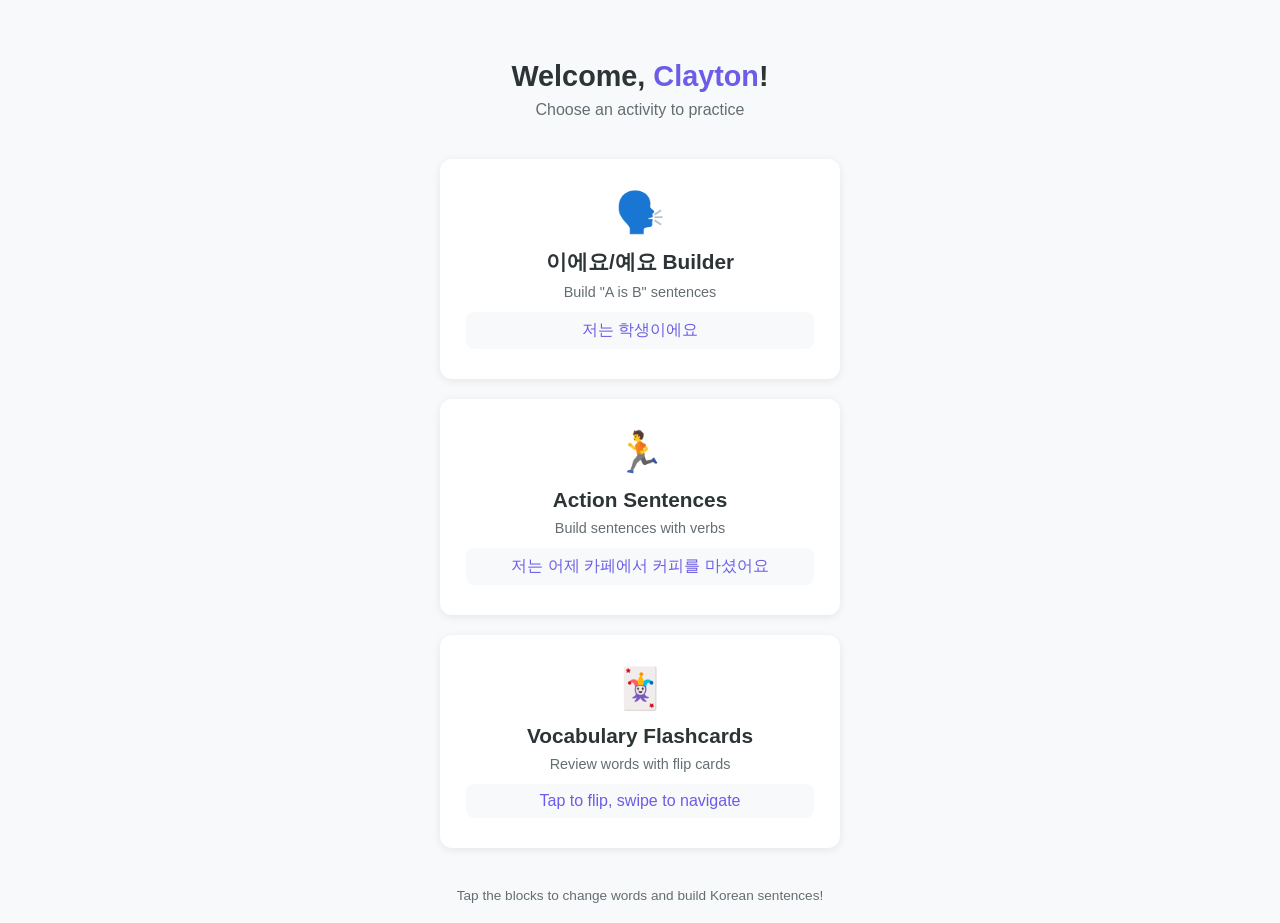
<file: index.html>
<!DOCTYPE html>
<html lang="en">
<head>
  <meta charset="UTF-8">
  <meta name="viewport" content="width=device-width, initial-scale=1.0">
  <title>Korean Practice — Clayton</title>
  <link rel="stylesheet" href="css/styles.css">
</head>
<body>
  <div class="container index-page">
    <header class="app-header">
      <h1>Welcome, <span class="student-name">Clayton</span>!</h1>
      <p class="subtitle">Choose an activity to practice</p>
    </header>

    <div class="pattern-cards">
      <a href="intro.html" class="pattern-card card-action">
        <span class="card-icon">🗣️</span>
        <h2>이에요/예요 Builder</h2>
        <p class="card-desc">Build "A is B" sentences</p>
        <p class="card-example">저는 학생이에요</p>
      </a>

      <a href="action.html" class="pattern-card card-describe">
        <span class="card-icon">🏃</span>
        <h2>Action Sentences</h2>
        <p class="card-desc">Build sentences with verbs</p>
        <p class="card-example">저는 어제 카페에서 커피를 마셨어요</p>
      </a>

      <a href="flashcards.html" class="pattern-card card-flashcard">
        <span class="card-icon">🃏</span>
        <h2>Vocabulary Flashcards</h2>
        <p class="card-desc">Review words with flip cards</p>
        <p class="card-example">Tap to flip, swipe to navigate</p>
      </a>
    </div>

    <footer class="app-footer">
      <p>Tap the blocks to change words and build Korean sentences!</p>
    </footer>
  </div>
  <script src="js/common.js"></script>
</body>
</html>
</file>
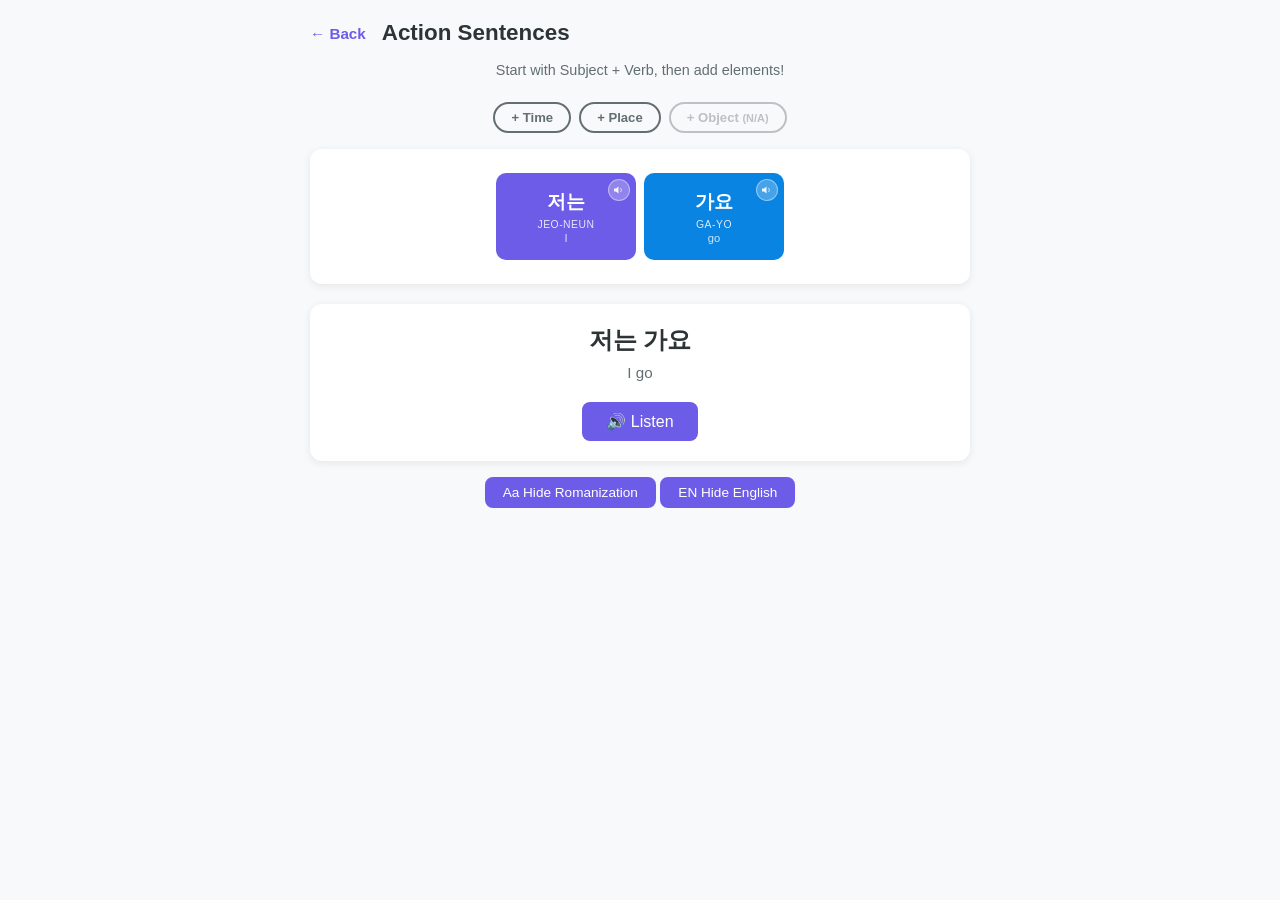
<file: action.html>
<!DOCTYPE html>
<html lang="en">
<head>
  <meta charset="UTF-8">
  <meta name="viewport" content="width=device-width, initial-scale=1.0">
  <title>Action Sentences — Clayton</title>
  <link rel="stylesheet" href="css/styles.css">
</head>
<body>
  <div class="container builder-page">
    <header class="page-header">
      <a href="index.html" class="back-btn">&larr; Back</a>
      <h1>Action Sentences</h1>
    </header>

    <p class="instruction">Start with Subject + Verb, then add elements!</p>

    <div class="element-toggles">
      <button class="element-toggle" data-element="time">+ Time</button>
      <button class="element-toggle" data-element="place">+ Place</button>
      <button class="element-toggle" data-element="object">+ Object</button>
    </div>

    <div class="sentence-area" id="sentence-area">
      <div class="block-row">
        <div class="block" id="block-subject" data-slot="subject">
          <span class="block-kr"></span>
          <span class="block-rom"></span>
          <span class="block-en"></span>
        </div>
        <div class="block hidden" id="block-time" data-slot="time">
          <span class="block-kr"></span>
          <span class="block-rom"></span>
          <span class="block-en"></span>
        </div>
        <div class="block hidden" id="block-place" data-slot="place">
          <span class="block-kr"></span>
          <span class="block-rom"></span>
          <span class="block-en"></span>
        </div>
        <div class="block hidden" id="block-object" data-slot="object">
          <span class="block-kr"></span>
          <span class="block-rom"></span>
          <span class="block-en"></span>
        </div>
        <div class="block" id="block-verb" data-slot="verb">
          <span class="block-kr"></span>
          <span class="block-rom"></span>
          <span class="block-en"></span>
        </div>
      </div>
    </div>

    <div class="result-area">
      <div class="full-sentence" id="full-sentence"></div>
      <div class="translation" id="translation"></div>
      <button class="tts-btn-large" id="speak-btn" title="Listen to sentence">🔊 Listen</button>
    </div>

    <div class="rom-toggle">
      <button class="btn-rom active" id="toggle-rom">Aa Hide Romanization</button>
      <button class="btn-rom active" id="toggle-en">EN Hide English</button>
    </div>
  </div>

  <script src="js/common.js"></script>
  <script src="js/action-builder.js"></script>
</body>
</html>
</file>
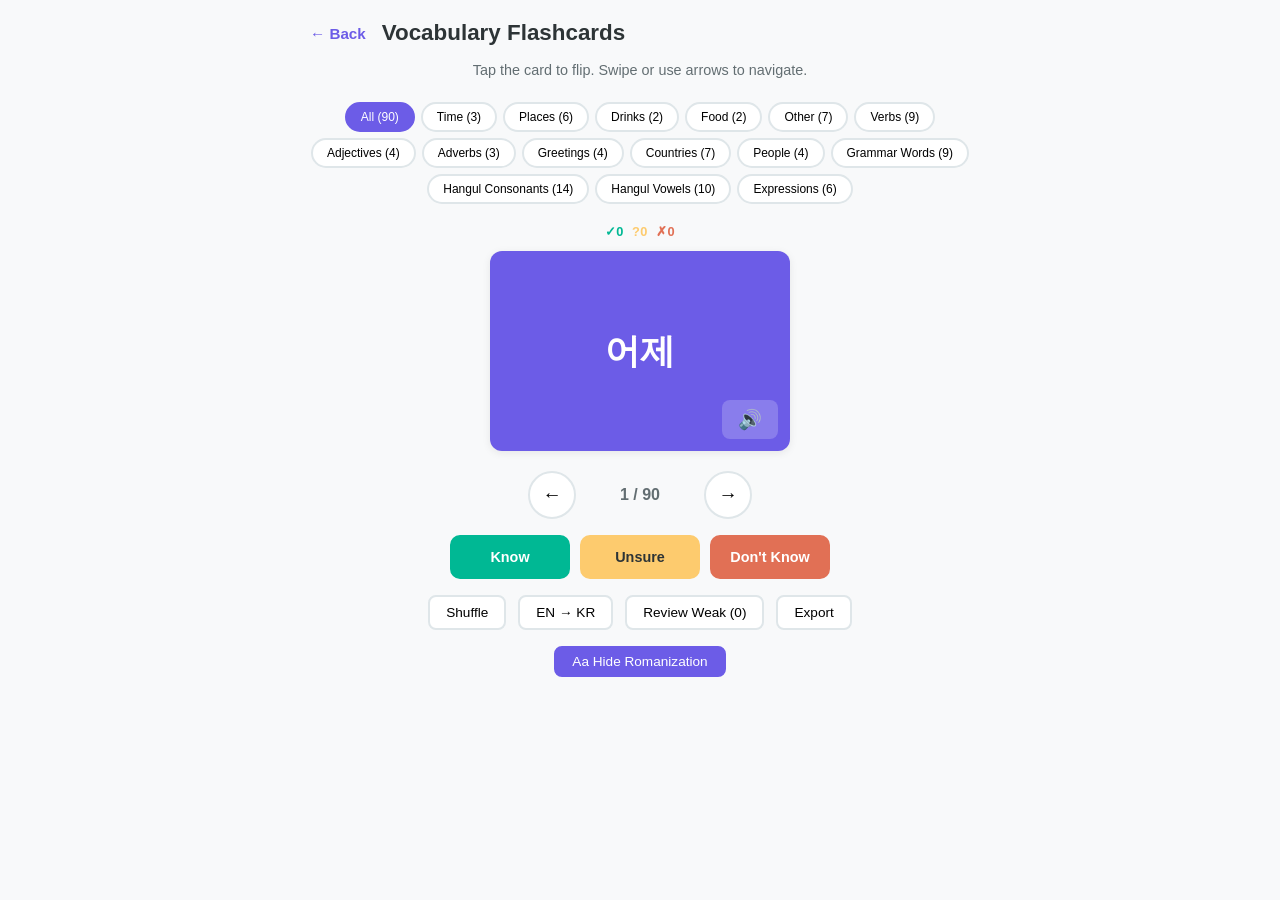
<file: flashcards.html>
<!DOCTYPE html>
<html lang="en">
<head>
  <meta charset="UTF-8">
  <meta name="viewport" content="width=device-width, initial-scale=1.0">
  <title>Flashcards — Clayton</title>
  <link rel="stylesheet" href="css/styles.css">
</head>
<body>
  <div class="container builder-page">
    <header class="page-header">
      <a href="index.html" class="back-btn">&larr; Back</a>
      <h1>Vocabulary Flashcards</h1>
    </header>

    <p class="instruction">Tap the card to flip. Swipe or use arrows to navigate.</p>

    <div class="category-tabs" id="category-tabs"></div>

    <div class="review-banner hidden" id="review-banner">
      <span>Reviewing weak words</span>
      <button class="review-exit-btn" id="review-exit-btn">Show All</button>
    </div>

    <div class="mastery-stats" id="mastery-stats"></div>

    <div class="flashcard-area">
      <div class="flashcard" id="flashcard">
        <div class="flashcard-inner" id="flashcard-inner">
          <div class="flashcard-front">
            <span class="card-korean" id="card-korean"></span>
            <button class="tts-btn" id="card-tts" title="Listen">🔊</button>
          </div>
          <div class="flashcard-back">
            <span class="card-english" id="card-english"></span>
            <span class="card-romanization" id="card-romanization"></span>
          </div>
        </div>
      </div>
    </div>

    <div class="flashcard-controls">
      <button class="fc-btn" id="prev-btn">&larr;</button>
      <span class="fc-progress" id="progress">1 / 10</span>
      <button class="fc-btn" id="next-btn">&rarr;</button>
    </div>

    <div class="response-buttons" id="response-buttons">
      <button class="resp-btn resp-know" data-resp="know" title="Press 1">Know</button>
      <button class="resp-btn resp-unsure" data-resp="unsure" title="Press 2">Unsure</button>
      <button class="resp-btn resp-dont-know" data-resp="dont_know" title="Press 3">Don't Know</button>
    </div>

    <div class="flashcard-actions">
      <button class="fc-action-btn" id="shuffle-btn">Shuffle</button>
      <button class="fc-action-btn" id="direction-btn">EN &rarr; KR</button>
      <button class="fc-action-btn" id="review-weak-btn">Review Weak (0)</button>
      <button class="fc-action-btn" id="export-btn">Export</button>
    </div>

    <div class="rom-toggle">
      <button class="btn-rom active" id="toggle-rom">Aa Hide Romanization</button>
    </div>
  </div>

  <script src="js/common.js"></script>
  <script src="js/flashcard.js"></script>
</body>
</html>
</file>
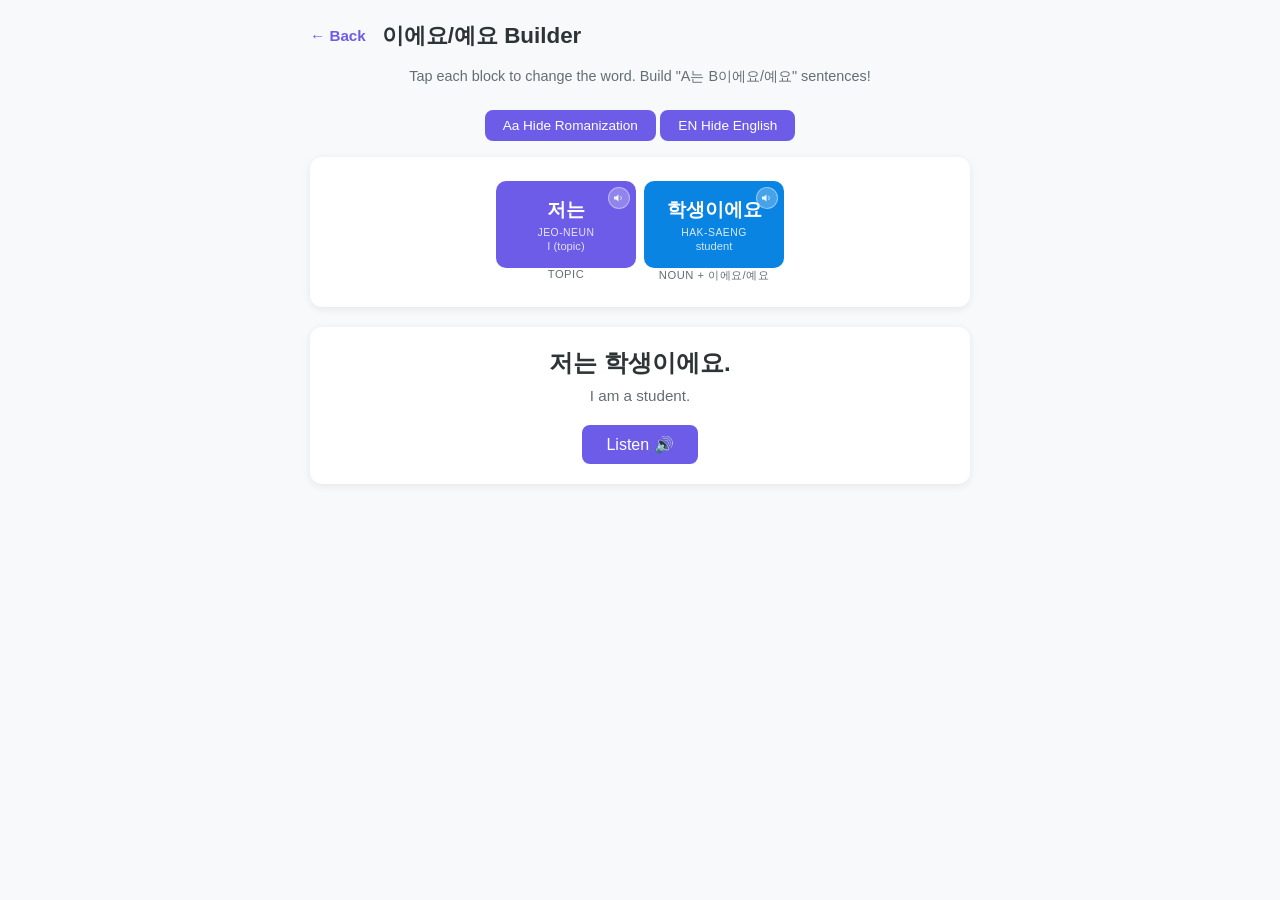
<file: intro.html>
<!DOCTYPE html>
<html lang="en">
<head>
  <meta charset="UTF-8">
  <meta name="viewport" content="width=device-width, initial-scale=1.0">
  <title>이에요/예요 Builder — Clayton</title>
  <link rel="stylesheet" href="css/styles.css">
</head>
<body>
  <div class="container builder-page">
    <header class="page-header">
      <a href="index.html" class="back-btn">&larr; Back</a>
      <h1>이에요/예요 Builder</h1>
    </header>

    <p class="instruction">Tap each block to change the word. Build "A는 B이에요/예요" sentences!</p>

    <div class="rom-toggle">
      <button class="btn-rom active" id="toggle-rom">Aa Hide Romanization</button>
      <button class="btn-rom active" id="toggle-en">EN Hide English</button>
    </div>

    <div class="sentence-area">
      <div class="block-row">
        <div class="block" data-slot="topic" id="block-topic">
          <span class="block-kr"></span>
          <span class="block-rom"></span>
          <span class="block-en"></span>
        </div>
        <div class="block" data-slot="noun" id="block-noun">
          <span class="block-kr"></span>
          <span class="block-rom"></span>
          <span class="block-en"></span>
        </div>
      </div>
      <div class="slot-labels">
        <span>TOPIC</span>
        <span>NOUN + 이에요/예요</span>
      </div>
    </div>

    <div class="result-area">
      <p class="full-sentence" id="full-sentence"></p>
      <p class="translation" id="translation"></p>
      <button class="tts-btn-large" id="tts-btn">Listen 🔊</button>
    </div>
  </div>

  <script src="js/common.js"></script>
  <script src="js/intro-builder.js"></script>
</body>
</html>
</file>
<file: css/styles.css>
/* === Korean Practice — Sentence Builder === */

:root {
  --primary: #6C5CE7;
  --primary-light: #A29BFE;
  --accent: #00B894;
  --bg: #F8F9FA;
  --card-bg: #FFFFFF;
  --text: #2D3436;
  --text-light: #636E72;
  --border: #DFE6E9;
  --shadow: 0 2px 8px rgba(0,0,0,0.08);
  --radius: 12px;

  --block-subject: #6C5CE7;
  --block-time: #FDCB6E;
  --block-place: #00B894;
  --block-object: #E17055;
  --block-verb: #0984E3;
  --block-adverb: #E84393;
  --block-adjective: #00CEC9;
}

* { box-sizing: border-box; margin: 0; padding: 0; }

body {
  font-family: -apple-system, BlinkMacSystemFont, 'Segoe UI', sans-serif;
  background: var(--bg);
  color: var(--text);
  min-height: 100vh;
}

.container {
  max-width: 700px;
  margin: 0 auto;
  padding: 20px;
}

/* --- Index Page --- */
.index-page { text-align: center; padding-top: 60px; }

.app-header h1 {
  font-size: 1.8rem;
  margin-bottom: 8px;
}

.student-name { color: var(--primary); }

.subtitle {
  color: var(--text-light);
  font-size: 1rem;
  margin-bottom: 40px;
}

.pattern-cards {
  display: flex;
  flex-direction: column;
  gap: 20px;
  max-width: 400px;
  margin: 0 auto;
}

.pattern-card {
  display: block;
  background: var(--card-bg);
  border-radius: var(--radius);
  padding: 28px 24px;
  text-decoration: none;
  color: var(--text);
  box-shadow: var(--shadow);
  border: 2px solid transparent;
  transition: transform 0.15s, border-color 0.15s;
}

.pattern-card:hover {
  transform: translateY(-2px);
  border-color: var(--primary-light);
}

.card-icon { font-size: 2.5rem; display: block; margin-bottom: 12px; }

.pattern-card h2 { font-size: 1.3rem; margin-bottom: 8px; }

.card-desc { color: var(--text-light); font-size: 0.9rem; margin-bottom: 12px; }

.card-example {
  background: var(--bg);
  padding: 8px 14px;
  border-radius: 8px;
  font-size: 1rem;
  color: var(--primary);
}

.app-footer {
  margin-top: 40px;
  color: var(--text-light);
  font-size: 0.85rem;
}

/* --- Builder Pages --- */
.page-header {
  display: flex;
  align-items: center;
  gap: 16px;
  margin-bottom: 16px;
}

.page-header h1 { font-size: 1.4rem; }

.back-btn {
  text-decoration: none;
  color: var(--primary);
  font-weight: 600;
  font-size: 0.95rem;
}

.instruction {
  color: var(--text-light);
  font-size: 0.9rem;
  margin-bottom: 24px;
  text-align: center;
}

/* --- Sentence Blocks --- */
.sentence-area {
  background: var(--card-bg);
  border-radius: var(--radius);
  padding: 24px 16px;
  box-shadow: var(--shadow);
  margin-bottom: 20px;
}

.block-row {
  display: flex;
  gap: 8px;
  flex-wrap: wrap;
  justify-content: center;
}

.block {
  flex: 1;
  min-width: 80px;
  max-width: 140px;
  padding: 14px 8px;
  border-radius: 10px;
  text-align: center;
  cursor: pointer;
  user-select: none;
  transition: transform 0.12s, box-shadow 0.12s;
  border: 2px solid transparent;
}

.block:active { transform: scale(0.95); }

.block:hover {
  box-shadow: 0 4px 12px rgba(0,0,0,0.15);
}

.block[data-slot="subject"] { background: var(--block-subject); color: #fff; }
.block[data-slot="time"] { background: var(--block-time); color: var(--text); }
.block[data-slot="place"] { background: var(--block-place); color: #fff; }
.block[data-slot="object"] { background: var(--block-object); color: #fff; }
.block[data-slot="verb"] { background: var(--block-verb); color: #fff; }
.block[data-slot="adverb"] { background: var(--block-adverb); color: #fff; }
.block[data-slot="adjective"] { background: var(--block-adjective); color: #fff; }

.block-kr {
  display: block;
  font-size: 1.2rem;
  font-weight: 700;
  margin-bottom: 4px;
}

.block-rom {
  display: block;
  font-size: 0.65rem;
  opacity: 0.85;
  margin-bottom: 2px;
  text-transform: uppercase;
  letter-spacing: 0.5px;
}

.block-en {
  display: block;
  font-size: 0.7rem;
  opacity: 0.8;
}

.block.pulse {
  animation: pulse 0.3s ease;
}

@keyframes pulse {
  0% { transform: scale(1); }
  50% { transform: scale(1.08); }
  100% { transform: scale(1); }
}

/* --- Result Area --- */
.result-area {
  text-align: center;
  padding: 20px;
  background: var(--card-bg);
  border-radius: var(--radius);
  box-shadow: var(--shadow);
  margin-bottom: 16px;
}

.full-sentence {
  font-size: 1.5rem;
  font-weight: 700;
  margin-bottom: 8px;
  color: var(--text);
  min-height: 2rem;
}

.translation {
  font-size: 0.95rem;
  color: var(--text-light);
  margin-bottom: 16px;
  min-height: 1.4rem;
}

.tts-btn-large {
  background: var(--primary);
  color: #fff;
  border: none;
  padding: 10px 24px;
  border-radius: 8px;
  font-size: 1rem;
  cursor: pointer;
  transition: background 0.15s;
}

.tts-btn-large:hover { background: var(--primary-light); }
.tts-btn-large:active { transform: scale(0.97); }

/* --- Slot Labels --- */
.slot-labels {
  display: flex;
  justify-content: center;
  gap: 8px;
  flex-wrap: wrap;
}

.slot-labels span {
  flex: 1;
  min-width: 80px;
  max-width: 140px;
  text-align: center;
  font-size: 0.7rem;
  color: var(--text-light);
  text-transform: uppercase;
  letter-spacing: 0.5px;
}

/* --- Element Toggle Buttons (Action Builder) --- */
.element-toggles {
  display: flex;
  gap: 8px;
  justify-content: center;
  margin-bottom: 16px;
  flex-wrap: wrap;
}

.element-toggle {
  background: var(--bg-card);
  color: var(--text-light);
  border: 2px solid var(--text-light);
  padding: 6px 16px;
  border-radius: 20px;
  font-size: 0.82rem;
  font-weight: 600;
  cursor: pointer;
  transition: all 0.2s;
}

.element-toggle:hover {
  background: rgba(107, 114, 128, 0.1);
}

.element-toggle.active {
  background: var(--primary);
  color: #fff;
  border-color: var(--primary);
}

.element-toggle:disabled {
  opacity: 0.4;
  cursor: not-allowed;
}

/* --- Adverb Toggle --- */
.adverb-toggle {
  text-align: center;
  margin-bottom: 16px;
}

.btn-adverb {
  background: var(--block-adverb);
  color: #fff;
  border: none;
  padding: 8px 20px;
  border-radius: 8px;
  font-size: 0.9rem;
  cursor: pointer;
  transition: opacity 0.15s;
}

.btn-adverb:hover { opacity: 0.85; }
.btn-adverb.active { background: var(--text-light); }

/* --- Romanization Toggle --- */
.rom-toggle {
  text-align: center;
  margin-bottom: 16px;
}

.btn-rom {
  background: var(--card-bg);
  color: var(--text);
  border: 2px solid var(--border);
  padding: 6px 16px;
  border-radius: 8px;
  font-size: 0.85rem;
  cursor: pointer;
  transition: border-color 0.15s, background 0.15s;
}

.btn-rom:hover { border-color: var(--primary-light); }
.btn-rom.active { background: var(--primary); color: #fff; border-color: var(--primary); }

body.hide-rom .block-rom { display: none !important; }
body.hide-rom .card-romanization { display: none !important; }
body.hide-en .block-en { display: none !important; }
body.hide-en .card-english { display: none !important; }
body.hide-en .translation { display: none !important; }

/* --- Flashcard Page --- */
.category-tabs {
  display: flex;
  gap: 6px;
  flex-wrap: wrap;
  justify-content: center;
  margin-bottom: 20px;
}

.cat-tab {
  background: var(--card-bg);
  border: 2px solid var(--border);
  padding: 6px 14px;
  border-radius: 20px;
  font-size: 0.75rem;
  cursor: pointer;
  transition: all 0.15s;
}

.cat-tab:hover { border-color: var(--primary-light); }
.cat-tab.active { background: var(--primary); color: #fff; border-color: var(--primary); }

.flashcard-area {
  display: flex;
  justify-content: center;
  margin-bottom: 20px;
  perspective: 1000px;
}

.flashcard {
  width: 300px;
  height: 200px;
  cursor: pointer;
  perspective: 1000px;
}

.flashcard-inner {
  width: 100%;
  height: 100%;
  position: relative;
  transition: transform 0.5s;
  transform-style: preserve-3d;
}

.flashcard-inner.no-transition {
  transition: none !important;
}

.flashcard-inner.flipped {
  transform: rotateY(180deg);
}

.flashcard-front, .flashcard-back {
  position: absolute;
  width: 100%;
  height: 100%;
  backface-visibility: hidden;
  border-radius: var(--radius);
  box-shadow: var(--shadow);
  display: flex;
  flex-direction: column;
  align-items: center;
  justify-content: center;
  padding: 20px;
}

.flashcard-front {
  background: var(--primary);
  color: #fff;
}

.flashcard-back {
  background: var(--card-bg);
  color: var(--text);
  transform: rotateY(180deg);
}

.card-korean {
  font-size: 2.2rem;
  font-weight: 700;
}

.card-english {
  font-size: 1.3rem;
  font-weight: 600;
  margin-bottom: 8px;
}

.card-romanization {
  font-size: 0.9rem;
  color: var(--text-light);
  text-transform: uppercase;
  letter-spacing: 0.5px;
}

.tts-btn {
  background: rgba(255,255,255,0.2);
  border: none;
  padding: 8px 16px;
  border-radius: 8px;
  font-size: 1.2rem;
  cursor: pointer;
  position: absolute;
  bottom: 12px;
  right: 12px;
  transition: background 0.15s;
}

.tts-btn:hover { background: rgba(255,255,255,0.3); }

.flashcard-controls {
  display: flex;
  align-items: center;
  justify-content: center;
  gap: 24px;
  margin-bottom: 16px;
}

.fc-btn {
  background: var(--card-bg);
  border: 2px solid var(--border);
  width: 48px;
  height: 48px;
  border-radius: 50%;
  font-size: 1.2rem;
  cursor: pointer;
  transition: all 0.15s;
  display: flex;
  align-items: center;
  justify-content: center;
}

.fc-btn:hover { border-color: var(--primary); background: var(--primary); color: #fff; }

.fc-progress {
  font-size: 1rem;
  color: var(--text-light);
  font-weight: 600;
  min-width: 80px;
  text-align: center;
}

.flashcard-actions {
  display: flex;
  gap: 12px;
  justify-content: center;
  margin-bottom: 16px;
}

.fc-action-btn {
  background: var(--card-bg);
  border: 2px solid var(--border);
  padding: 8px 16px;
  border-radius: 8px;
  font-size: 0.85rem;
  cursor: pointer;
  transition: all 0.15s;
}

.fc-action-btn:hover { border-color: var(--primary-light); }

/* --- Block TTS Button --- */
.block {
  position: relative;
}

.block-tts-btn {
  position: absolute;
  top: 4px;
  right: 4px;
  width: 22px;
  height: 22px;
  border-radius: 50%;
  background: rgba(255,255,255,0.25);
  border: 1.5px solid rgba(255,255,255,0.4);
  cursor: pointer;
  display: flex;
  align-items: center;
  justify-content: center;
  transition: background 0.15s, transform 0.15s;
  padding: 0;
  z-index: 2;
}

.block-tts-btn:hover {
  background: rgba(255,255,255,0.45);
  transform: scale(1.15);
}

.block-tts-btn:active {
  transform: scale(0.9);
}

.block-tts-btn svg {
  width: 12px;
  height: 12px;
  fill: rgba(255,255,255,0.9);
}

/* Time block has dark text, adjust TTS button */
.block[data-slot="time"] .block-tts-btn {
  background: rgba(0,0,0,0.1);
  border-color: rgba(0,0,0,0.2);
}

.block[data-slot="time"] .block-tts-btn:hover {
  background: rgba(0,0,0,0.2);
}

.block[data-slot="time"] .block-tts-btn svg {
  fill: rgba(0,0,0,0.6);
}

/* --- Response Tracking Buttons --- */
.response-buttons {
  display: flex;
  gap: 10px;
  justify-content: center;
  margin-bottom: 16px;
}

.resp-btn {
  flex: 1;
  max-width: 120px;
  padding: 12px 8px;
  border-radius: 10px;
  font-size: 0.9rem;
  font-weight: 600;
  cursor: pointer;
  transition: all 0.15s;
  border: 2px solid transparent;
}

.resp-know {
  background: #00B894;
  color: #fff;
  border-color: #00B894;
}

.resp-know:hover { background: #00a381; }

.resp-unsure {
  background: #FDCB6E;
  color: #2D3436;
  border-color: #FDCB6E;
}

.resp-unsure:hover { background: #f0be4a; }

.resp-dont-know {
  background: #E17055;
  color: #fff;
  border-color: #E17055;
}

.resp-dont-know:hover { background: #d05a40; }

.resp-btn.resp-used {
  transform: scale(0.92);
  opacity: 0.6;
}

/* --- Mastery Stats --- */
.mastery-stats {
  text-align: center;
  font-size: 0.8rem;
  color: var(--text-light);
  margin-bottom: 12px;
  letter-spacing: 0.5px;
}

.mastery-stats .stat-know { color: #00B894; font-weight: 600; }
.mastery-stats .stat-unsure { color: #FDCB6E; font-weight: 600; }
.mastery-stats .stat-dont-know { color: #E17055; font-weight: 600; }

/* --- Card Status Badge --- */
.card-badge {
  position: absolute;
  top: 8px;
  left: 8px;
  width: 10px;
  height: 10px;
  border-radius: 50%;
  z-index: 2;
}

.card-badge.know { background: #00B894; }
.card-badge.unsure { background: #FDCB6E; }
.card-badge.dont-know { background: #E17055; }

/* --- Review Banner --- */
.review-banner {
  text-align: center;
  background: var(--primary);
  color: #fff;
  padding: 8px;
  border-radius: 8px;
  margin-bottom: 12px;
  display: flex;
  justify-content: center;
  align-items: center;
  gap: 12px;
  font-size: 0.85rem;
  font-weight: 600;
}

.review-exit-btn {
  background: rgba(255,255,255,0.2);
  border: none;
  color: #fff;
  padding: 4px 12px;
  border-radius: 6px;
  cursor: pointer;
  font-size: 0.8rem;
  transition: background 0.15s;
}

.review-exit-btn:hover { background: rgba(255,255,255,0.35); }

/* --- Utilities --- */
.hidden { display: none !important; }

/* --- Responsive --- */
@media (max-width: 500px) {
  .block {
    min-width: 60px;
    max-width: 110px;
    padding: 10px 6px;
  }
  .block-kr { font-size: 1rem; }
  .full-sentence { font-size: 1.25rem; }
  .index-page { padding-top: 30px; }
  .app-header h1 { font-size: 1.5rem; }
  .flashcard { width: 260px; height: 180px; }
  .card-korean { font-size: 1.8rem; }
  .cat-tab { padding: 4px 10px; font-size: 0.7rem; }
}
</file>
